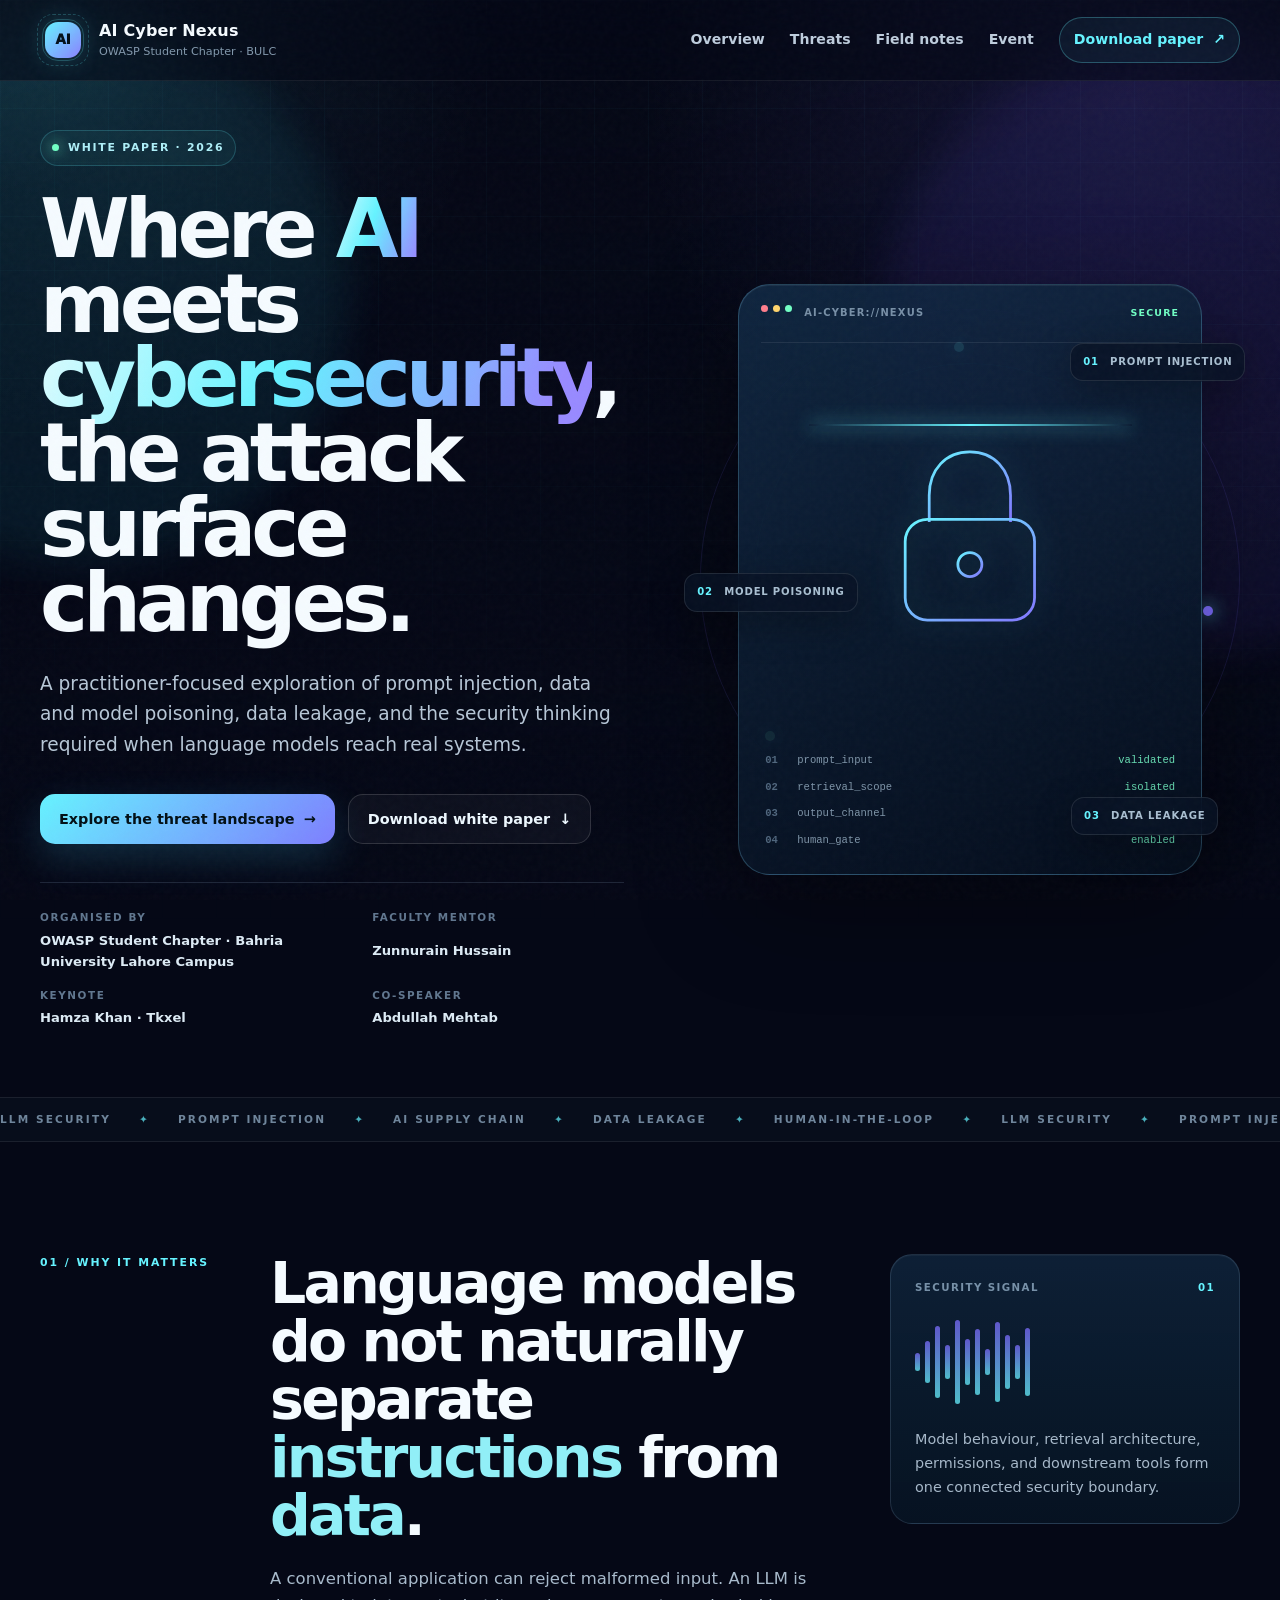
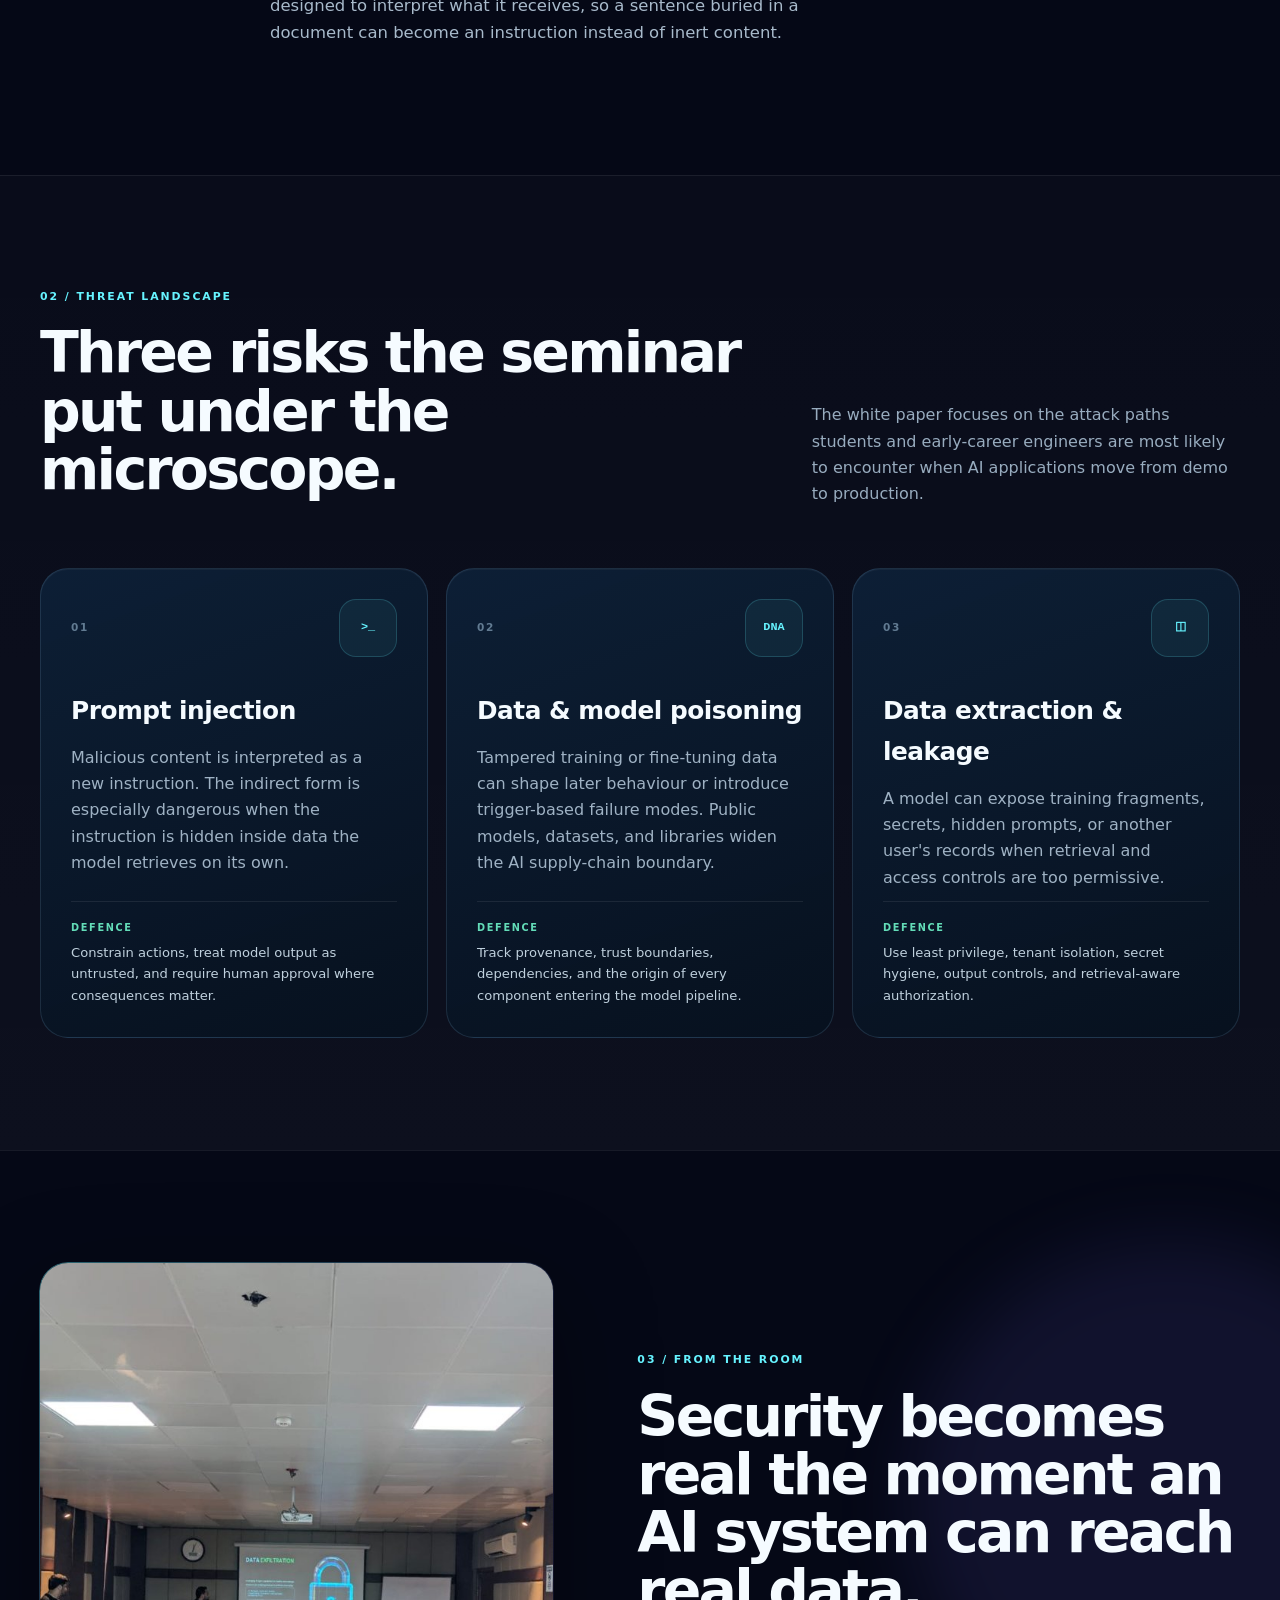
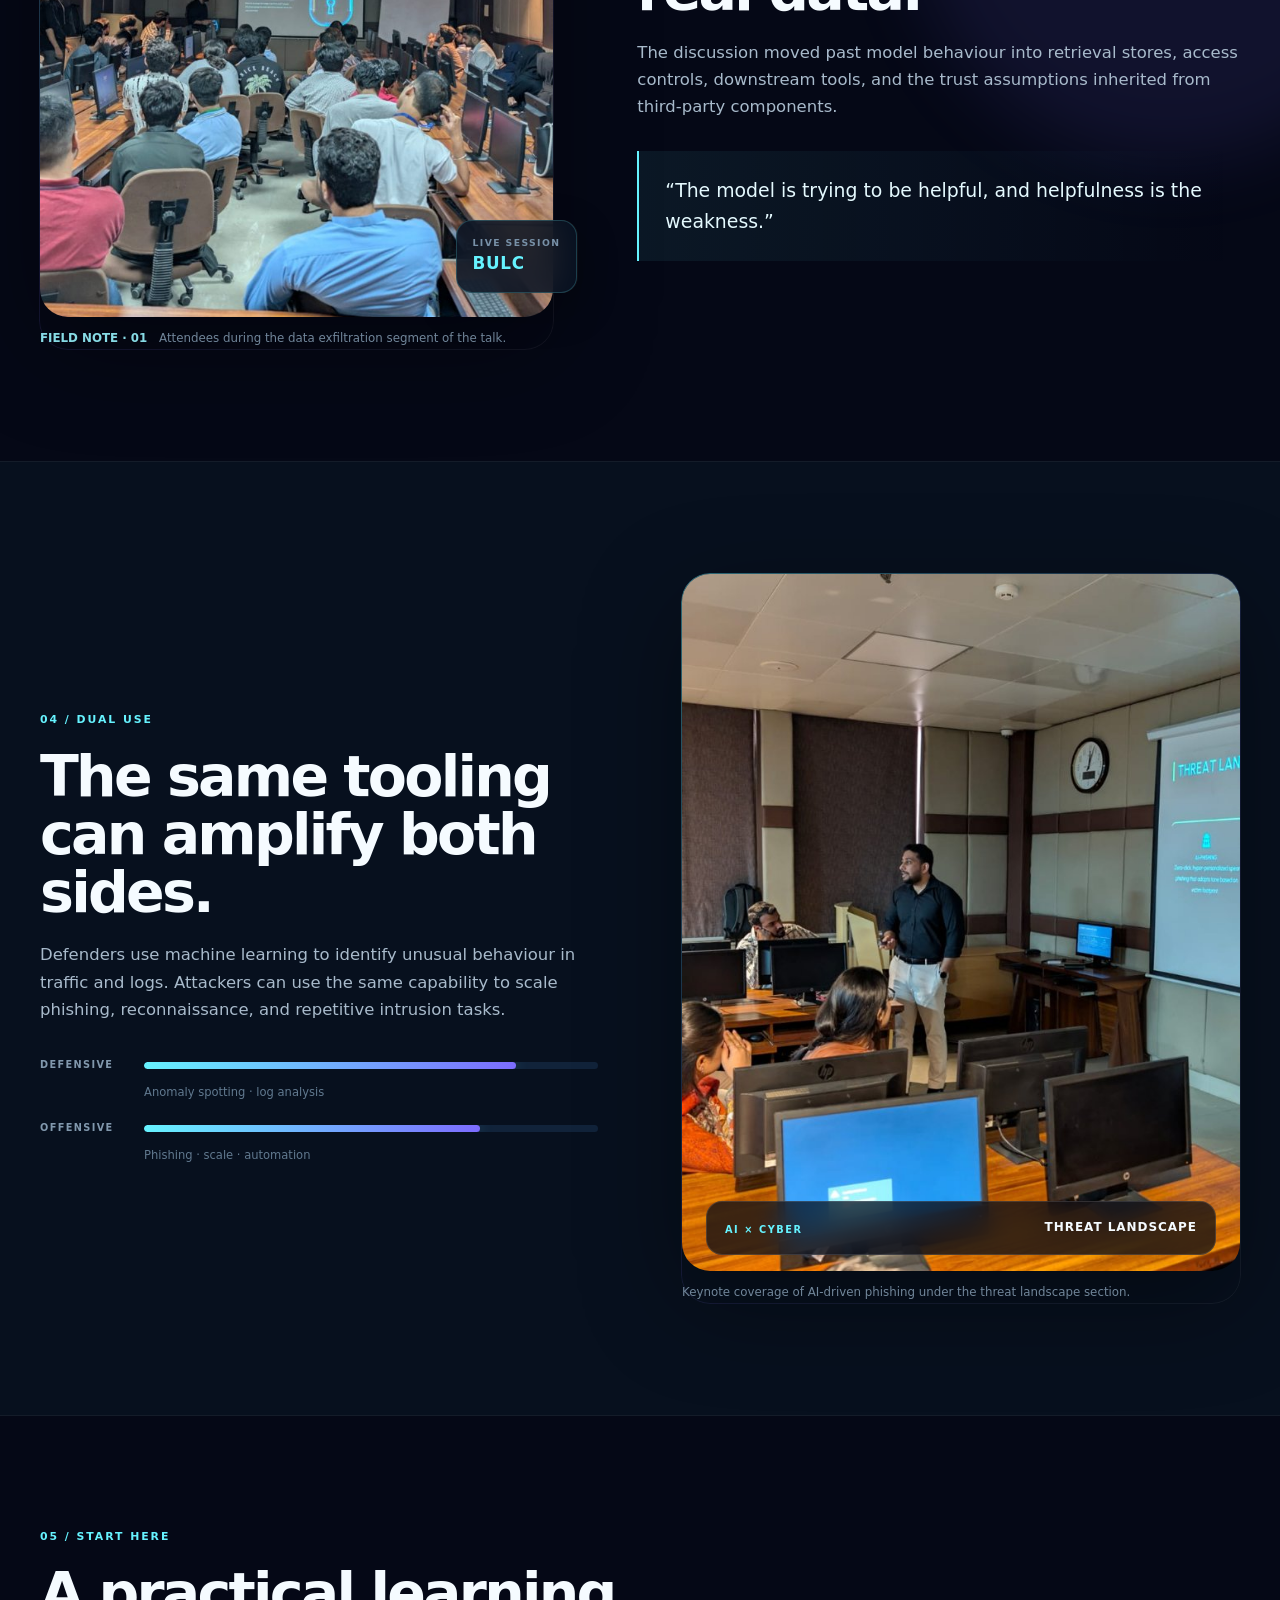
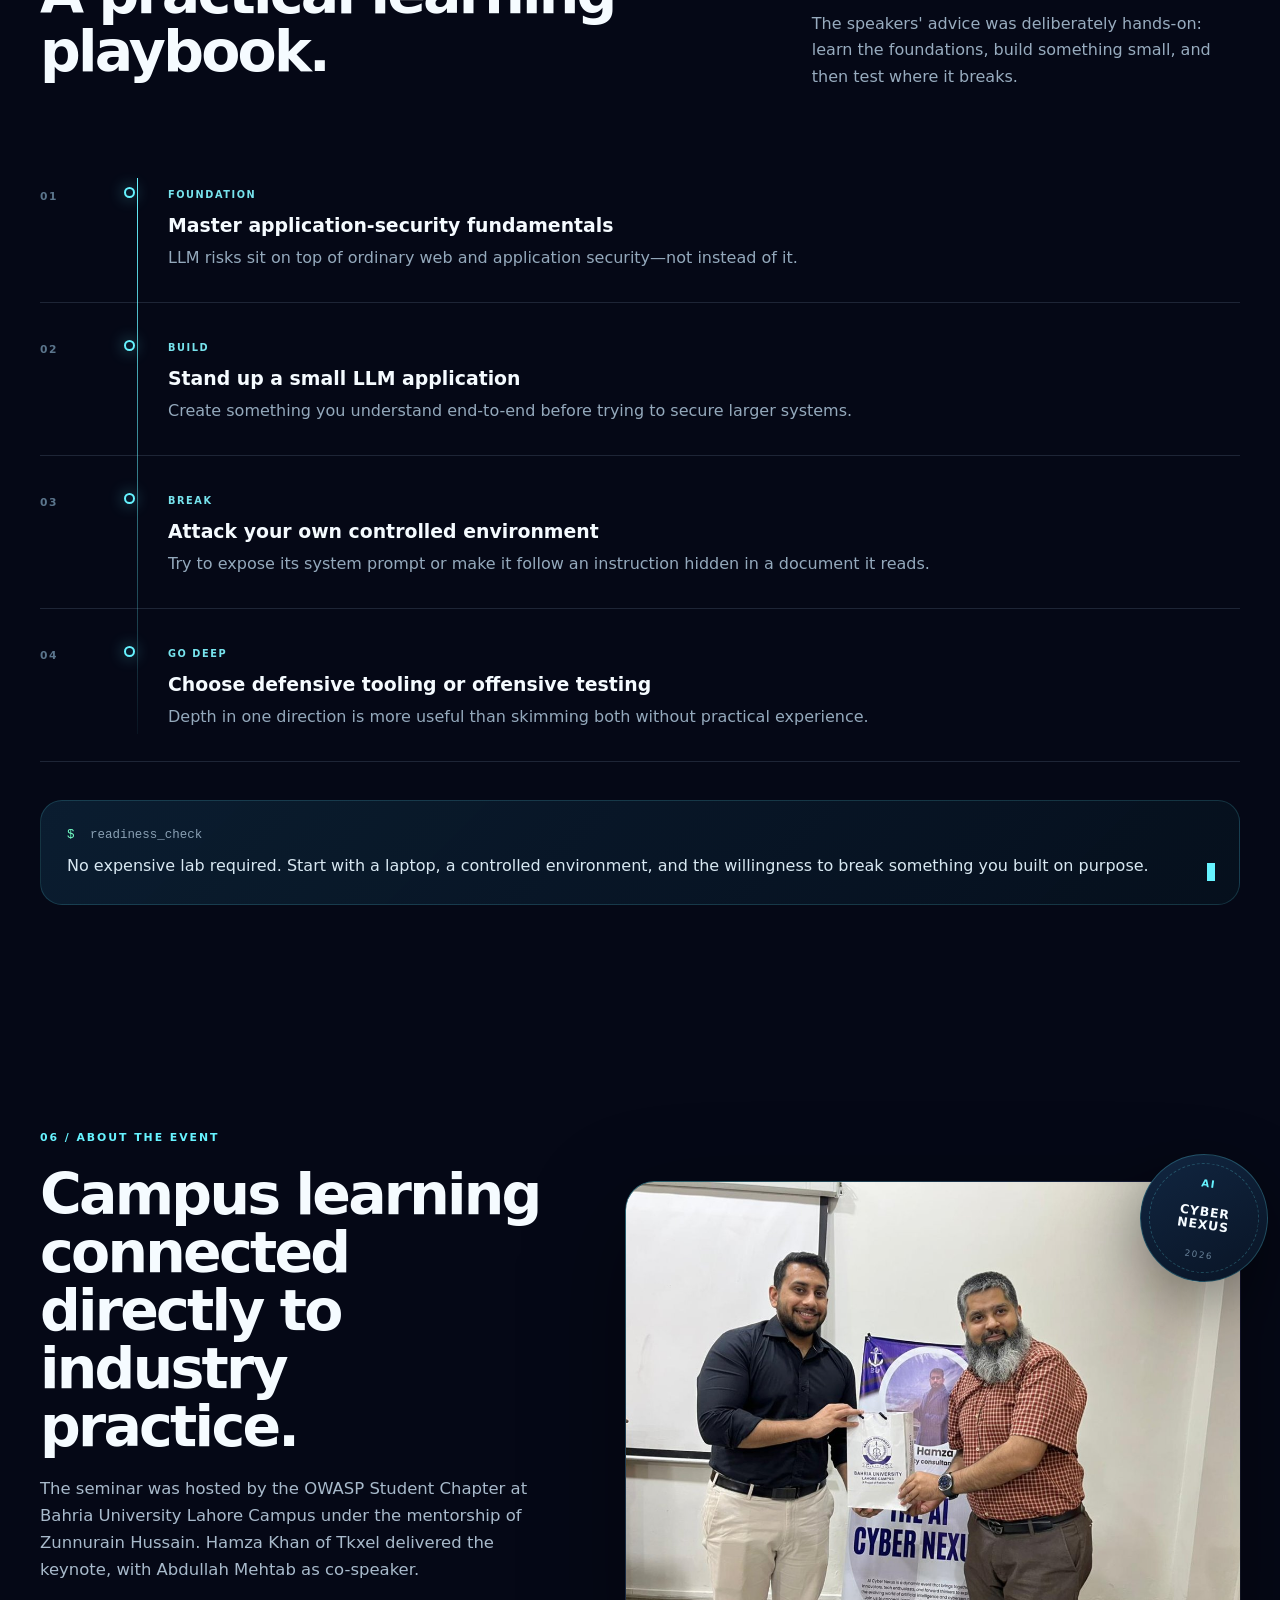
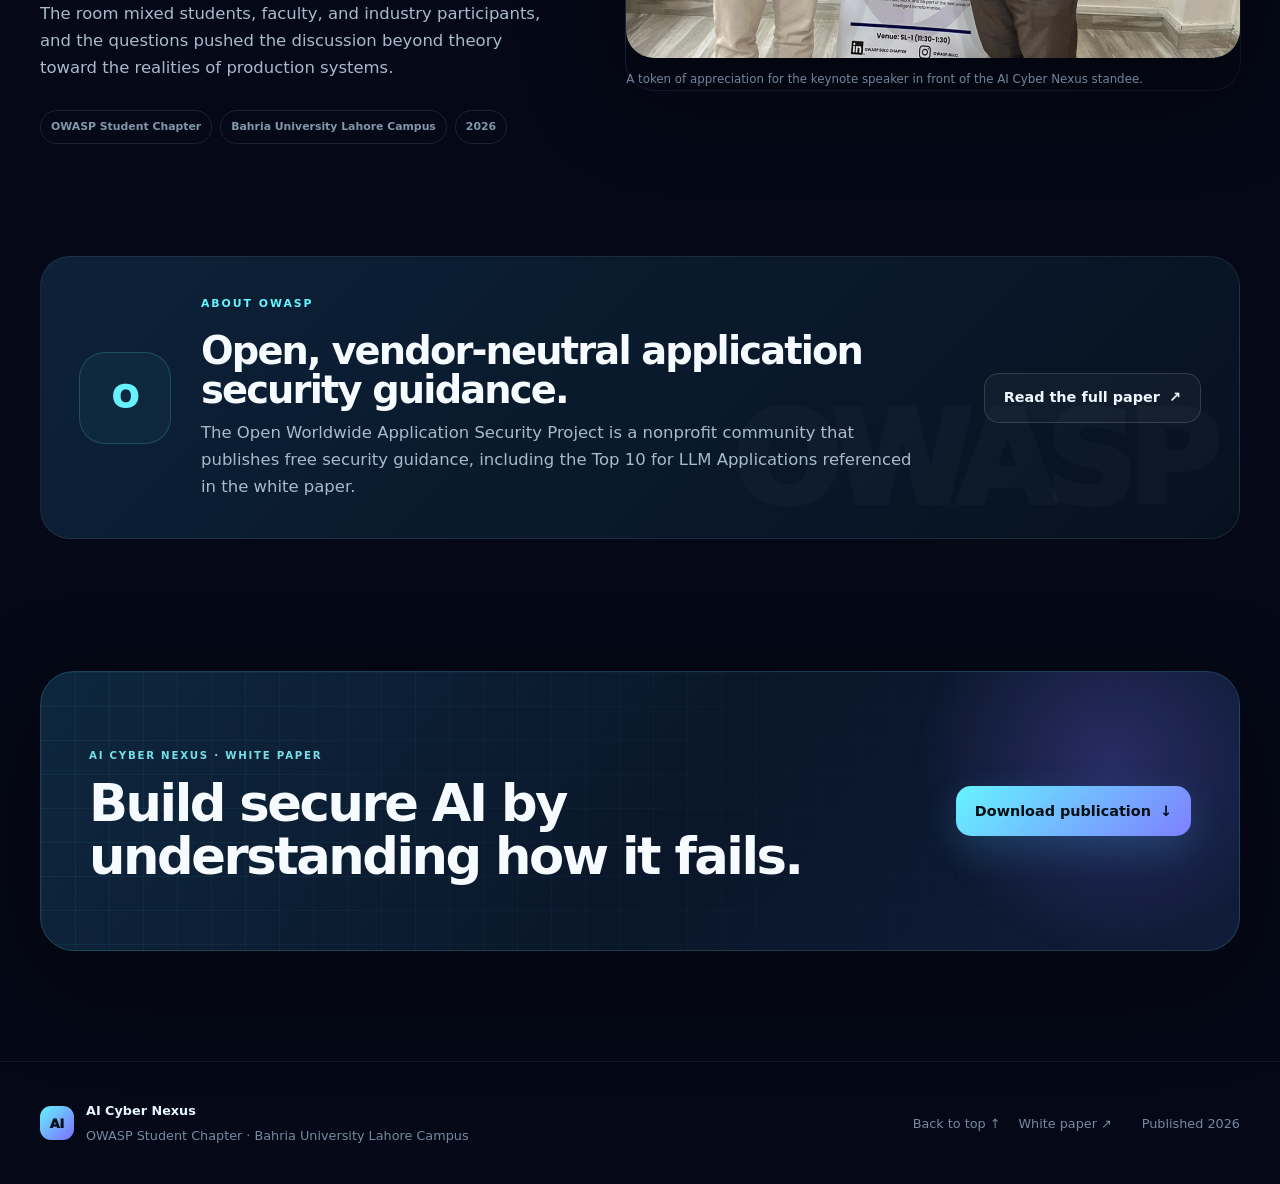
<file: index.html>
<!doctype html>
<html lang="en">
<head>
  <meta charset="utf-8" />
  <meta name="viewport" content="width=device-width, initial-scale=1" />
  <meta name="description" content="AI Cyber Nexus — a technical white paper from the OWASP Student Chapter at Bahria University Lahore Campus on security risks where AI and cybersecurity meet." />
  <meta name="theme-color" content="#050816" />
  <meta property="og:title" content="AI Cyber Nexus | OWASP Student Chapter — BULC" />
  <meta property="og:description" content="Security risks where artificial intelligence and cybersecurity meet." />
  <meta property="og:type" content="website" />
  <meta property="og:image" content="/assets/og-card.png" />
  <meta name="twitter:card" content="summary_large_image" />
  <title>AI Cyber Nexus | OWASP Student Chapter — BULC</title>
  <link rel="icon" href="/assets/favicon.svg" type="image/svg+xml" />
  <link rel="manifest" href="/site.webmanifest" />
  <link rel="stylesheet" href="/styles.css" />
</head>
<body>
  <div class="cursor-glow" aria-hidden="true"></div>
  <div class="noise" aria-hidden="true"></div>
  <a class="skip-link" href="#main">Skip to content</a>

  <header class="site-header" id="top">
    <div class="container nav-wrap">
      <a class="brand" href="#top" aria-label="AI Cyber Nexus home">
        <span class="brand-mark" aria-hidden="true">
          <span class="brand-core">AI</span>
          <span class="brand-ring ring-a"></span>
          <span class="brand-ring ring-b"></span>
        </span>
        <span class="brand-copy">
          <strong>AI Cyber Nexus</strong>
          <small>OWASP Student Chapter · BULC</small>
        </span>
      </a>

      <button class="nav-toggle" type="button" aria-expanded="false" aria-controls="primary-nav">
        <span class="sr-only">Toggle navigation</span>
        <span></span><span></span><span></span>
      </button>

      <nav class="nav" id="primary-nav" aria-label="Primary navigation">
        <a href="#overview">Overview</a>
        <a href="#risks">Threats</a>
        <a href="#field-notes">Field notes</a>
        <a href="#event">Event</a>
        <a class="nav-cta" href="/AI-Cyber-Nexus-Whitepaper.docx">Download paper <span>↗</span></a>
      </nav>
    </div>
    <div class="scroll-progress" aria-hidden="true"><span></span></div>
  </header>

  <main id="main">
    <section class="hero">
      <div class="hero-aurora aurora-a" aria-hidden="true"></div>
      <div class="hero-aurora aurora-b" aria-hidden="true"></div>
      <div class="hero-gridlines" aria-hidden="true"></div>

      <div class="container hero-layout">
        <div class="hero-copy reveal">
          <div class="live-chip"><span></span> WHITE PAPER · 2026</div>
          <h1>Where <em>AI</em> meets <em>cybersecurity</em>, the attack surface changes.</h1>
          <p class="lead">A practitioner-focused exploration of prompt injection, data and model poisoning, data leakage, and the security thinking required when language models reach real systems.</p>

          <div class="hero-actions">
            <a class="button primary magnetic" href="#risks">Explore the threat landscape <span>→</span></a>
            <a class="button ghost magnetic" href="/AI-Cyber-Nexus-Whitepaper.docx">Download white paper <span>↓</span></a>
          </div>

          <div class="publication-meta">
            <div><span>Organised by</span><strong>OWASP Student Chapter · Bahria University Lahore Campus</strong></div>
            <div><span>Faculty mentor</span><strong>Zunnurain Hussain</strong></div>
            <div><span>Keynote</span><strong>Hamza Khan · Tkxel</strong></div>
            <div><span>Co-speaker</span><strong>Abdullah Mehtab</strong></div>
          </div>
        </div>

        <div class="hero-stage reveal" aria-label="Animated AI cybersecurity visual">
          <div class="orbit-system" aria-hidden="true">
            <span class="orbit orbit-1"></span>
            <span class="orbit orbit-2"></span>
            <span class="orbit orbit-3"></span>
            <i class="node node-1"></i><i class="node node-2"></i><i class="node node-3"></i>
          </div>

          <div class="terminal-card tilt-card">
            <div class="terminal-topline">
              <div class="terminal-dots"><i></i><i></i><i></i></div>
              <span>AI-CYBER://NEXUS</span>
              <b>SECURE</b>
            </div>
            <div class="terminal-lock">
              <svg viewBox="0 0 240 240" role="img" aria-label="Cybersecurity lock symbol">
                <defs>
                  <linearGradient id="lockGradient" x1="0" y1="0" x2="1" y2="1">
                    <stop offset="0%" stop-color="#68f6ff" />
                    <stop offset="100%" stop-color="#8277ff" />
                  </linearGradient>
                </defs>
                <path d="M76 104V75c0-28 18-47 44-47s44 19 44 47v29" />
                <rect x="50" y="101" width="140" height="109" rx="24" />
                <circle cx="120" cy="150" r="13" />
                <path d="M120 163v24" />
              </svg>
              <div class="scanner"></div>
            </div>
            <div class="code-stack" aria-hidden="true">
              <span><b>01</b> prompt_input <em>validated</em></span>
              <span><b>02</b> retrieval_scope <em>isolated</em></span>
              <span><b>03</b> output_channel <em>monitored</em></span>
              <span><b>04</b> human_gate <em>enabled</em></span>
            </div>
          </div>

          <div class="floating-tag tag-1"><span>01</span> PROMPT INJECTION</div>
          <div class="floating-tag tag-2"><span>02</span> MODEL POISONING</div>
          <div class="floating-tag tag-3"><span>03</span> DATA LEAKAGE</div>
        </div>
      </div>

      <div class="hero-ticker" aria-label="Key themes">
        <div class="ticker-track">
          <span>LLM SECURITY</span><i>✦</i><span>PROMPT INJECTION</span><i>✦</i><span>AI SUPPLY CHAIN</span><i>✦</i><span>DATA LEAKAGE</span><i>✦</i><span>HUMAN-IN-THE-LOOP</span><i>✦</i>
          <span>LLM SECURITY</span><i>✦</i><span>PROMPT INJECTION</span><i>✦</i><span>AI SUPPLY CHAIN</span><i>✦</i><span>DATA LEAKAGE</span><i>✦</i><span>HUMAN-IN-THE-LOOP</span><i>✦</i>
        </div>
      </div>
    </section>

    <section class="overview section-pad" id="overview">
      <div class="container overview-grid">
        <div class="section-kicker reveal">01 / WHY IT MATTERS</div>
        <div class="overview-copy reveal">
          <h2>Language models do not naturally separate <span>instructions</span> from <span>data</span>.</h2>
          <p>A conventional application can reject malformed input. An LLM is designed to interpret what it receives, so a sentence buried in a document can become an instruction instead of inert content.</p>
        </div>
        <aside class="signal-card reveal">
          <div class="signal-top"><span>SECURITY SIGNAL</span><b>01</b></div>
          <div class="signal-wave" aria-hidden="true"><i></i><i></i><i></i><i></i><i></i><i></i><i></i><i></i><i></i><i></i><i></i><i></i></div>
          <p>Model behaviour, retrieval architecture, permissions, and downstream tools form one connected security boundary.</p>
        </aside>
      </div>
    </section>

    <section class="threats section-pad" id="risks">
      <div class="container">
        <div class="section-header reveal">
          <div>
            <div class="section-kicker">02 / THREAT LANDSCAPE</div>
            <h2>Three risks the seminar put under the microscope.</h2>
          </div>
          <p>The white paper focuses on the attack paths students and early-career engineers are most likely to encounter when AI applications move from demo to production.</p>
        </div>

        <div class="threat-grid">
          <article class="threat-card tilt-card reveal">
            <div class="threat-head"><span>01</span><div class="threat-icon">&gt;_</div></div>
            <h3>Prompt injection</h3>
            <p>Malicious content is interpreted as a new instruction. The indirect form is especially dangerous when the instruction is hidden inside data the model retrieves on its own.</p>
            <div class="defense-line"><span>DEFENCE</span><p>Constrain actions, treat model output as untrusted, and require human approval where consequences matter.</p></div>
            <div class="card-scan" aria-hidden="true"></div>
          </article>

          <article class="threat-card tilt-card reveal">
            <div class="threat-head"><span>02</span><div class="threat-icon">DNA</div></div>
            <h3>Data &amp; model poisoning</h3>
            <p>Tampered training or fine-tuning data can shape later behaviour or introduce trigger-based failure modes. Public models, datasets, and libraries widen the AI supply-chain boundary.</p>
            <div class="defense-line"><span>DEFENCE</span><p>Track provenance, trust boundaries, dependencies, and the origin of every component entering the model pipeline.</p></div>
            <div class="card-scan" aria-hidden="true"></div>
          </article>

          <article class="threat-card tilt-card reveal">
            <div class="threat-head"><span>03</span><div class="threat-icon">◫</div></div>
            <h3>Data extraction &amp; leakage</h3>
            <p>A model can expose training fragments, secrets, hidden prompts, or another user's records when retrieval and access controls are too permissive.</p>
            <div class="defense-line"><span>DEFENCE</span><p>Use least privilege, tenant isolation, secret hygiene, output controls, and retrieval-aware authorization.</p></div>
            <div class="card-scan" aria-hidden="true"></div>
          </article>
        </div>
      </div>
    </section>

    <section class="field-notes section-pad" id="field-notes">
      <div class="container field-grid">
        <div class="photo-shell reveal">
          <figure class="photo-frame">
            <img src="/assets/data-exfiltration.jpg" alt="Attendees during the AI Cyber Nexus data exfiltration segment" loading="lazy" />
            <figcaption><span>FIELD NOTE · 01</span> Attendees during the data exfiltration segment of the talk.</figcaption>
          </figure>
          <div class="photo-badge">LIVE SESSION<br><strong>BULC</strong></div>
        </div>

        <div class="field-copy reveal">
          <div class="section-kicker">03 / FROM THE ROOM</div>
          <h2>Security becomes real the moment an AI system can reach real data.</h2>
          <p>The discussion moved past model behaviour into retrieval stores, access controls, downstream tools, and the trust assumptions inherited from third-party components.</p>
          <blockquote>“The model is trying to be helpful, and helpfulness is the weakness.”</blockquote>
        </div>
      </div>
    </section>

    <section class="dual-use section-pad">
      <div class="container dual-layout">
        <div class="dual-copy reveal">
          <div class="section-kicker">04 / DUAL USE</div>
          <h2>The same tooling can amplify both sides.</h2>
          <p>Defenders use machine learning to identify unusual behaviour in traffic and logs. Attackers can use the same capability to scale phishing, reconnaissance, and repetitive intrusion tasks.</p>
          <div class="dual-bars">
            <div><span>DEFENSIVE</span><i><b style="--w:82%"></b></i><small>Anomaly spotting · log analysis</small></div>
            <div><span>OFFENSIVE</span><i><b style="--w:74%"></b></i><small>Phishing · scale · automation</small></div>
          </div>
        </div>

        <figure class="feature-photo reveal">
          <img src="/assets/keynote-threat-landscape.jpg" alt="Keynote speaker presenting the AI-driven phishing threat landscape" loading="lazy" />
          <figcaption>Keynote coverage of AI-driven phishing under the threat landscape section.</figcaption>
          <div class="photo-overlay"><span>AI × CYBER</span><b>THREAT LANDSCAPE</b></div>
        </figure>
      </div>
    </section>

    <section class="playbook section-pad">
      <div class="container">
        <div class="section-header reveal">
          <div>
            <div class="section-kicker">05 / START HERE</div>
            <h2>A practical learning playbook.</h2>
          </div>
          <p>The speakers' advice was deliberately hands-on: learn the foundations, build something small, and then test where it breaks.</p>
        </div>

        <div class="timeline">
          <article class="timeline-item reveal">
            <div class="timeline-index">01</div><div class="timeline-dot"></div>
            <div><span>FOUNDATION</span><h3>Master application-security fundamentals</h3><p>LLM risks sit on top of ordinary web and application security—not instead of it.</p></div>
          </article>
          <article class="timeline-item reveal">
            <div class="timeline-index">02</div><div class="timeline-dot"></div>
            <div><span>BUILD</span><h3>Stand up a small LLM application</h3><p>Create something you understand end-to-end before trying to secure larger systems.</p></div>
          </article>
          <article class="timeline-item reveal">
            <div class="timeline-index">03</div><div class="timeline-dot"></div>
            <div><span>BREAK</span><h3>Attack your own controlled environment</h3><p>Try to expose its system prompt or make it follow an instruction hidden in a document it reads.</p></div>
          </article>
          <article class="timeline-item reveal">
            <div class="timeline-index">04</div><div class="timeline-dot"></div>
            <div><span>GO DEEP</span><h3>Choose defensive tooling or offensive testing</h3><p>Depth in one direction is more useful than skimming both without practical experience.</p></div>
          </article>
        </div>

        <div class="terminal-callout reveal">
          <div class="prompt"><span>$</span> readiness_check</div>
          <p>No expensive lab required. Start with a laptop, a controlled environment, and the willingness to break something you built on purpose.</p>
          <div class="terminal-caret" aria-hidden="true"></div>
        </div>
      </div>
    </section>

    <section class="event section-pad" id="event">
      <div class="container event-grid">
        <div class="event-copy reveal">
          <div class="section-kicker">06 / ABOUT THE EVENT</div>
          <h2>Campus learning connected directly to industry practice.</h2>
          <p>The seminar was hosted by the OWASP Student Chapter at Bahria University Lahore Campus under the mentorship of Zunnurain Hussain. Hamza Khan of Tkxel delivered the keynote, with Abdullah Mehtab as co-speaker.</p>
          <p>The room mixed students, faculty, and industry participants, and the questions pushed the discussion beyond theory toward the realities of production systems.</p>
          <div class="pill-row"><span>OWASP Student Chapter</span><span>Bahria University Lahore Campus</span><span>2026</span></div>
        </div>

        <div class="event-visual reveal">
          <figure class="feature-photo wide-photo">
            <img src="/assets/keynote-appreciation.jpg" alt="Token of appreciation presented to the keynote speaker at AI Cyber Nexus" loading="lazy" />
            <figcaption>A token of appreciation for the keynote speaker in front of the AI Cyber Nexus standee.</figcaption>
          </figure>
          <div class="event-stamp" aria-hidden="true"><span>AI</span><b>CYBER<br>NEXUS</b><small>2026</small></div>
        </div>
      </div>
    </section>

    <section class="owasp section-pad">
      <div class="container owasp-panel reveal">
        <div class="owasp-watermark" aria-hidden="true">OWASP</div>
        <div class="owasp-icon">O</div>
        <div>
          <div class="section-kicker">ABOUT OWASP</div>
          <h2>Open, vendor-neutral application security guidance.</h2>
          <p>The Open Worldwide Application Security Project is a nonprofit community that publishes free security guidance, including the Top 10 for LLM Applications referenced in the white paper.</p>
        </div>
        <a class="button ghost" href="/AI-Cyber-Nexus-Whitepaper.docx">Read the full paper <span>↗</span></a>
      </div>
    </section>

    <section class="final-cta">
      <div class="container final-card reveal">
        <div class="final-orb" aria-hidden="true"></div>
        <div>
          <span>AI CYBER NEXUS · WHITE PAPER</span>
          <h2>Build secure AI by understanding how it fails.</h2>
        </div>
        <a class="button primary magnetic" href="/AI-Cyber-Nexus-Whitepaper.docx">Download publication <span>↓</span></a>
      </div>
    </section>
  </main>

  <footer class="site-footer">
    <div class="container footer-grid">
      <div class="footer-brand"><span class="brand-mini">AI</span><div><strong>AI Cyber Nexus</strong><p>OWASP Student Chapter · Bahria University Lahore Campus</p></div></div>
      <div class="footer-links"><a href="#top">Back to top ↑</a><a href="/AI-Cyber-Nexus-Whitepaper.docx">White paper ↗</a></div>
      <div class="copyright">Published 2026</div>
    </div>
  </footer>

  <script src="/script.js" defer></script>
</body>
</html>
</file>
<file: styles.css>
:root{
  --bg:#050816; --bg-2:#081120; --panel:#0b1527; --panel-2:#0d1d33;
  --ink:#f5fbff; --muted:#9fb0c5; --line:rgba(182,217,255,.14);
  --cyan:#66f3ff; --cyan-2:#2bd9ef; --violet:#7c6cff; --green:#72ffc5;
  --shadow:0 30px 100px rgba(0,0,0,.38); --radius:28px; --container:1200px;
}
*{box-sizing:border-box}
html{scroll-behavior:smooth}
body{margin:0;background:var(--bg);color:var(--ink);font-family:Inter,ui-sans-serif,system-ui,-apple-system,BlinkMacSystemFont,"Segoe UI",sans-serif;line-height:1.65;overflow-x:hidden}
body:before{content:"";position:fixed;inset:0;pointer-events:none;background:radial-gradient(circle at 8% 6%,rgba(102,243,255,.08),transparent 24rem),radial-gradient(circle at 88% 12%,rgba(124,108,255,.12),transparent 30rem),linear-gradient(180deg,transparent 0%,rgba(5,8,22,.78) 100%);z-index:-4}
.noise{position:fixed;inset:0;z-index:99;pointer-events:none;opacity:.035;background-image:url("data:image/svg+xml,%3Csvg viewBox='0 0 180 180' xmlns='http://www.w3.org/2000/svg'%3E%3Cfilter id='n'%3E%3CfeTurbulence type='fractalNoise' baseFrequency='.9' numOctaves='3' stitchTiles='stitch'/%3E%3C/filter%3E%3Crect width='100%25' height='100%25' filter='url(%23n)' opacity='.75'/%3E%3C/svg%3E")}
.cursor-glow{position:fixed;width:420px;height:420px;border-radius:50%;pointer-events:none;z-index:-2;background:radial-gradient(circle,rgba(102,243,255,.08),transparent 68%);transform:translate(-50%,-50%);transition:opacity .3s ease}
img{display:block;max-width:100%} a{color:inherit} button,a{-webkit-tap-highlight-color:transparent}.container{width:min(var(--container),calc(100% - 44px));margin-inline:auto}.section-pad{padding:112px 0}
.skip-link{position:fixed;left:16px;top:16px;z-index:999;transform:translateY(-180%);background:white;color:#050816;padding:10px 14px;border-radius:12px;font-weight:800}.skip-link:focus{transform:translateY(0)}
.site-header{position:fixed;top:0;left:0;right:0;z-index:60;background:rgba(5,8,22,.58);border-bottom:1px solid rgba(255,255,255,.07);backdrop-filter:blur(20px);-webkit-backdrop-filter:blur(20px);transition:background .25s ease,box-shadow .25s ease}.site-header.scrolled{background:rgba(5,8,22,.9);box-shadow:0 14px 40px rgba(0,0,0,.25)}
.nav-wrap{height:80px;display:flex;align-items:center;justify-content:space-between;gap:24px}.brand{display:flex;align-items:center;gap:13px;text-decoration:none}.brand-mark{width:46px;height:46px;position:relative;display:grid;place-items:center}.brand-core{width:36px;height:36px;border-radius:13px;display:grid;place-items:center;background:linear-gradient(135deg,var(--cyan),#8b82ff);color:#04111b;font-weight:1000;font-size:.83rem;box-shadow:0 0 28px rgba(102,243,255,.24)}.brand-ring{position:absolute;inset:2px;border:1px solid rgba(102,243,255,.22);border-radius:16px;animation:spin 9s linear infinite}.ring-b{inset:-3px;border-style:dashed;animation-direction:reverse;animation-duration:14s}@keyframes spin{to{transform:rotate(360deg)}}.brand-copy{display:grid;line-height:1.1}.brand-copy strong{font-size:1rem;letter-spacing:.01em}.brand-copy small{font-size:.7rem;color:#8399ad;margin-top:6px}.nav{display:flex;align-items:center;gap:25px}.nav a{text-decoration:none;color:#becddd;font-size:.88rem;font-weight:720;transition:.2s ease}.nav a:hover{color:white}.nav-cta{border:1px solid rgba(102,243,255,.28);background:rgba(102,243,255,.055);padding:10px 14px;border-radius:999px;color:var(--cyan)!important}.nav-cta span{margin-left:5px}.nav-toggle{display:none;background:none;border:0;width:44px;height:44px;padding:8px;cursor:pointer}.nav-toggle span:not(.sr-only){display:block;height:2px;background:#fff;border-radius:2px;margin:6px 0}.sr-only{position:absolute;width:1px;height:1px;padding:0;margin:-1px;overflow:hidden;clip:rect(0,0,0,0);white-space:nowrap;border:0}.scroll-progress{position:absolute;left:0;right:0;bottom:-1px;height:1px}.scroll-progress span{display:block;width:0;height:100%;background:linear-gradient(90deg,var(--cyan),var(--violet));box-shadow:0 0 12px var(--cyan)}
.hero{position:relative;min-height:100vh;padding:130px 0 0;overflow:hidden;display:flex;flex-direction:column;justify-content:center}.hero-gridlines{position:absolute;inset:0;z-index:-2;background-image:linear-gradient(rgba(102,243,255,.045) 1px,transparent 1px),linear-gradient(90deg,rgba(102,243,255,.045) 1px,transparent 1px);background-size:54px 54px;mask-image:linear-gradient(to bottom,rgba(0,0,0,.7),transparent 86%)}.hero-aurora{position:absolute;border-radius:50%;filter:blur(22px);opacity:.62;z-index:-1;animation:float 9s ease-in-out infinite}.aurora-a{width:540px;height:540px;background:rgba(38,214,239,.13);top:2%;left:-15%}.aurora-b{width:620px;height:620px;background:rgba(117,80,255,.15);right:-17%;top:3%;animation-delay:-4s}@keyframes float{50%{transform:translate3d(0,28px,0) scale(1.05)}}.hero-layout{display:grid;grid-template-columns:1.04fr .96fr;align-items:center;gap:76px;flex:1;padding-bottom:68px}.live-chip{display:inline-flex;align-items:center;gap:9px;padding:8px 11px;border:1px solid rgba(102,243,255,.2);border-radius:999px;background:rgba(102,243,255,.045);color:#aeeff8;letter-spacing:.16em;font-size:.68rem;font-weight:900;margin-bottom:26px}.live-chip span{width:7px;height:7px;border-radius:50%;background:var(--green);box-shadow:0 0 14px var(--green);animation:pulse 1.8s ease-in-out infinite}@keyframes pulse{50%{opacity:.38;transform:scale(.78)}}h1,h2,h3,p{margin-top:0}.hero h1{font-size:clamp(3.3rem,6.35vw,6.65rem);line-height:.92;letter-spacing:-.062em;margin-bottom:28px;max-width:830px}.hero h1 em{font-style:normal;color:transparent;background:linear-gradient(110deg,#dffcff 0%,var(--cyan) 43%,#988aff 92%);background-clip:text;-webkit-background-clip:text}.lead{font-size:clamp(1.05rem,1.45vw,1.25rem);color:#b7c7d7;max-width:760px}.hero-actions{display:flex;gap:13px;flex-wrap:wrap;margin:34px 0 38px}.button{min-height:50px;padding:0 19px;border-radius:15px;display:inline-flex;align-items:center;justify-content:center;gap:9px;text-decoration:none;font-size:.9rem;font-weight:850;transition:transform .2s ease,box-shadow .2s ease,border-color .2s ease,background .2s ease}.button:hover{transform:translateY(-2px)}.button.primary{color:#021016;background:linear-gradient(135deg,var(--cyan),#7e7fff);box-shadow:0 14px 38px rgba(68,202,255,.18)}.button.ghost{border:1px solid rgba(255,255,255,.14);background:rgba(255,255,255,.035);color:#edf8ff}.button.ghost:hover{border-color:rgba(102,243,255,.32);background:rgba(102,243,255,.05)}.publication-meta{display:grid;grid-template-columns:1.1fr .9fr;gap:14px 24px;border-top:1px solid var(--line);padding-top:26px}.publication-meta div{display:grid;gap:3px}.publication-meta span{font-size:.65rem;text-transform:uppercase;letter-spacing:.15em;color:#61778f;font-weight:900}.publication-meta strong{font-size:.82rem;color:#dceaf4;font-weight:700}
.hero-stage{min-height:640px;position:relative;display:grid;place-items:center;perspective:1200px}.terminal-card{width:min(465px,86%);aspect-ratio:4/5.1;border-radius:32px;position:relative;overflow:hidden;background:linear-gradient(160deg,rgba(17,41,68,.88),rgba(5,14,29,.96));border:1px solid rgba(130,218,255,.24);box-shadow:var(--shadow),inset 0 1px rgba(255,255,255,.06);transform-style:preserve-3d;transition:transform .12s ease-out}.terminal-card:before{content:"";position:absolute;inset:0;background:linear-gradient(120deg,transparent 0%,rgba(102,243,255,.06) 42%,transparent 58%);transform:translateX(-100%);animation:sheen 6s ease-in-out infinite}@keyframes sheen{0%,62%{transform:translateX(-110%)}85%,100%{transform:translateX(110%)}}.terminal-topline{position:absolute;left:22px;right:22px;top:20px;height:38px;border-bottom:1px solid rgba(255,255,255,.08);display:grid;grid-template-columns:auto 1fr auto;align-items:start;gap:12px;color:#7890a7;font-size:.62rem;letter-spacing:.12em;font-weight:900}.terminal-dots{display:flex;gap:5px}.terminal-dots i{width:7px;height:7px;border-radius:50%;background:#436078}.terminal-dots i:first-child{background:#ff7e8d}.terminal-dots i:nth-child(2){background:#ffd56d}.terminal-dots i:nth-child(3){background:#72ffc5}.terminal-topline b{color:var(--green);font-size:.59rem}.terminal-lock{position:absolute;inset:64px 0 148px;display:grid;place-items:center}.terminal-lock svg{width:48%;fill:none;stroke:url(#lockGradient);stroke-width:3;filter:drop-shadow(0 0 16px rgba(102,243,255,.32))}.scanner{position:absolute;width:70%;height:2px;background:linear-gradient(90deg,transparent,var(--cyan),transparent);box-shadow:0 0 18px var(--cyan);top:20%;animation:scan 4.5s ease-in-out infinite}@keyframes scan{0%,100%{top:18%;opacity:.25}50%{top:78%;opacity:1}}.code-stack{position:absolute;left:26px;right:26px;bottom:25px;display:grid;gap:9px}.code-stack span{font-family:ui-monospace,SFMono-Regular,Menlo,monospace;font-size:.66rem;color:#7f95a9;display:grid;grid-template-columns:24px 1fr auto;gap:8px}.code-stack b{color:#50677e}.code-stack em{font-style:normal;color:#67dcb3}.orbit-system{position:absolute;width:540px;height:540px;border-radius:50%}.orbit{position:absolute;inset:10%;border:1px solid rgba(102,243,255,.12);border-radius:50%;animation:orbit 20s linear infinite}.orbit-2{inset:0;border-color:rgba(124,108,255,.13);animation-duration:28s;animation-direction:reverse}.orbit-3{inset:23%;border-style:dashed;animation-duration:16s}@keyframes orbit{to{transform:rotate(360deg)}}.node{position:absolute;width:10px;height:10px;border-radius:50%;background:var(--cyan);box-shadow:0 0 18px var(--cyan)}.node-1{top:6%;left:47%}.node-2{right:5%;top:55%;background:var(--violet)}.node-3{left:12%;bottom:20%;background:var(--green)}.floating-tag{position:absolute;z-index:3;padding:10px 12px;border-radius:13px;border:1px solid rgba(255,255,255,.1);background:rgba(8,19,36,.78);backdrop-filter:blur(14px);font-size:.63rem;letter-spacing:.08em;font-weight:850;color:#a9bfd1;box-shadow:0 12px 38px rgba(0,0,0,.28);animation:tagfloat 6s ease-in-out infinite}.floating-tag span{color:var(--cyan);margin-right:7px}.tag-1{top:13%;right:-1%}.tag-2{left:-3%;top:49%;animation-delay:-2s}.tag-3{right:4%;bottom:10%;animation-delay:-4s}@keyframes tagfloat{50%{transform:translateY(-10px)}}.hero-ticker{border-top:1px solid rgba(255,255,255,.08);border-bottom:1px solid rgba(255,255,255,.08);overflow:hidden;background:rgba(8,16,30,.78)}.ticker-track{width:max-content;display:flex;align-items:center;gap:28px;padding:13px 0;animation:ticker 34s linear infinite;color:#6f859b;font-size:.66rem;letter-spacing:.2em;font-weight:900}.ticker-track i{font-style:normal;color:var(--cyan);opacity:.7}@keyframes ticker{to{transform:translateX(-50%)}}
.section-kicker{color:var(--cyan);font-size:.68rem;letter-spacing:.18em;font-weight:900;text-transform:uppercase;margin-bottom:18px}.overview-grid{display:grid;grid-template-columns:.36fr 1.14fr .7fr;gap:50px;align-items:start}.overview-copy h2,.section-header h2,.field-copy h2,.dual-copy h2,.event-copy h2,.owasp-panel h2,.final-card h2{font-size:clamp(2.2rem,4.45vw,4.65rem);line-height:1.02;letter-spacing:-.048em;margin-bottom:20px}.overview-copy h2 span{color:#91eff7}.overview-copy p,.field-copy p,.dual-copy p,.event-copy p,.owasp-panel p{color:#a8bacb;font-size:1.03rem}.signal-card{padding:24px;border-radius:22px;background:linear-gradient(180deg,rgba(16,40,64,.76),rgba(7,20,35,.9));border:1px solid var(--line);box-shadow:inset 0 1px rgba(255,255,255,.04)}.signal-top{display:flex;justify-content:space-between;color:#7891a8;font-size:.64rem;font-weight:900;letter-spacing:.14em}.signal-top b{color:var(--cyan)}.signal-wave{height:96px;display:flex;align-items:center;gap:5px;margin:18px 0}.signal-wave i{width:5px;border-radius:4px;background:linear-gradient(to top,var(--cyan),var(--violet));opacity:.75;animation:wave 1.4s ease-in-out infinite}.signal-wave i:nth-child(1){height:18%}.signal-wave i:nth-child(2){height:44%;animation-delay:-.2s}.signal-wave i:nth-child(3){height:74%;animation-delay:-.4s}.signal-wave i:nth-child(4){height:36%;animation-delay:-.55s}.signal-wave i:nth-child(5){height:88%;animation-delay:-.1s}.signal-wave i:nth-child(6){height:48%;animation-delay:-.7s}.signal-wave i:nth-child(7){height:69%;animation-delay:-.3s}.signal-wave i:nth-child(8){height:28%;animation-delay:-.62s}.signal-wave i:nth-child(9){height:84%;animation-delay:-.15s}.signal-wave i:nth-child(10){height:57%;animation-delay:-.45s}.signal-wave i:nth-child(11){height:35%;animation-delay:-.68s}.signal-wave i:nth-child(12){height:71%;animation-delay:-.26s}@keyframes wave{50%{transform:scaleY(.45);opacity:.35}}.signal-card p{color:#a6b8c9;font-size:.9rem;margin:0}
.threats{background:linear-gradient(180deg,rgba(255,255,255,.018),rgba(255,255,255,.034));border-block:1px solid rgba(255,255,255,.055)}.section-header{display:grid;grid-template-columns:1.18fr .72fr;gap:70px;align-items:end;margin-bottom:50px}.section-header p{color:#98acbf;margin-bottom:10px}.threat-grid{display:grid;grid-template-columns:repeat(3,1fr);gap:18px}.threat-card{min-height:470px;position:relative;overflow:hidden;padding:30px;border-radius:28px;background:linear-gradient(160deg,rgba(14,34,57,.9),rgba(7,17,31,.98));border:1px solid rgba(159,213,255,.14);box-shadow:inset 0 1px rgba(255,255,255,.04);transition:border-color .25s ease,box-shadow .25s ease,transform .12s ease-out;transform-style:preserve-3d}.threat-card:hover{border-color:rgba(102,243,255,.34);box-shadow:0 20px 70px rgba(0,0,0,.28),inset 0 1px rgba(255,255,255,.05)}.threat-head{display:flex;align-items:center;justify-content:space-between;margin-bottom:34px}.threat-head>span{font-size:.66rem;letter-spacing:.16em;font-weight:900;color:#627b92}.threat-icon{height:58px;min-width:58px;padding:0 12px;border-radius:17px;display:grid;place-items:center;background:rgba(102,243,255,.06);border:1px solid rgba(102,243,255,.18);color:var(--cyan);font-family:ui-monospace,SFMono-Regular,Menlo,monospace;font-size:.74rem;font-weight:900}.threat-card h3{font-size:1.55rem;letter-spacing:-.02em;margin-bottom:13px}.threat-card>p{color:#9fb2c4}.defense-line{position:absolute;left:30px;right:30px;bottom:30px;padding-top:18px;border-top:1px solid rgba(255,255,255,.08)}.defense-line span{display:block;color:#63dcb8;font-size:.61rem;letter-spacing:.17em;font-weight:900;margin-bottom:6px}.defense-line p{font-size:.82rem;color:#bfd0dd;margin:0}.card-scan{position:absolute;inset:-30% auto -30% -50%;width:30%;background:linear-gradient(90deg,transparent,rgba(102,243,255,.045),transparent);transform:skewX(-16deg);transition:left .7s ease}.threat-card:hover .card-scan{left:120%}
.field-notes{position:relative;overflow:hidden}.field-notes:before{content:"";position:absolute;width:520px;height:520px;right:-150px;top:90px;border-radius:50%;background:rgba(124,108,255,.1);filter:blur(36px);z-index:-1}.field-grid,.dual-layout,.event-grid{display:grid;grid-template-columns:.92fr 1.08fr;gap:84px;align-items:center}.photo-shell{position:relative}.photo-frame{margin:0;position:relative}.photo-frame:before,.feature-photo:before{content:"";position:absolute;inset:-1px;border-radius:29px;padding:1px;background:linear-gradient(135deg,rgba(102,243,255,.4),rgba(124,108,255,.12),rgba(255,255,255,.05));-webkit-mask:linear-gradient(#000 0 0) content-box,linear-gradient(#000 0 0);-webkit-mask-composite:xor;mask-composite:exclude;pointer-events:none}.photo-frame img,.feature-photo img{width:100%;border-radius:28px;box-shadow:var(--shadow);object-fit:cover}.photo-frame img{aspect-ratio:4/5.1}.photo-frame figcaption,.feature-photo figcaption{font-size:.74rem;color:#71869a;margin-top:12px}.photo-frame figcaption span{color:#87dbe5;font-weight:800;margin-right:8px}.photo-badge{position:absolute;right:-24px;bottom:56px;padding:14px 16px;border-radius:16px;background:rgba(7,18,34,.86);border:1px solid rgba(102,243,255,.2);backdrop-filter:blur(18px);font-size:.58rem;letter-spacing:.15em;color:#7891a8;font-weight:900;box-shadow:0 14px 40px rgba(0,0,0,.3)}.photo-badge strong{font-size:1.05rem;color:var(--cyan);letter-spacing:.04em}.field-copy blockquote{margin:30px 0 0;padding:24px 26px;border-left:2px solid var(--cyan);background:linear-gradient(90deg,rgba(102,243,255,.07),transparent);border-radius:0 18px 18px 0;color:#e5faff;font-size:1.18rem}
.dual-use{background:#07101e;border-block:1px solid rgba(255,255,255,.05)}.dual-layout{grid-template-columns:1fr 1fr}.dual-bars{display:grid;gap:18px;margin-top:34px}.dual-bars>div{display:grid;grid-template-columns:90px 1fr;gap:10px 14px;align-items:center}.dual-bars span{font-size:.61rem;letter-spacing:.14em;color:#8198ad;font-weight:900}.dual-bars i{height:7px;border-radius:999px;background:#11233a;overflow:hidden}.dual-bars b{display:block;height:100%;width:var(--w);border-radius:inherit;background:linear-gradient(90deg,var(--cyan),var(--violet));box-shadow:0 0 16px rgba(102,243,255,.24)}.dual-bars small{grid-column:2;color:#61798f;font-size:.72rem}.feature-photo{margin:0;position:relative}.feature-photo img{aspect-ratio:4/5;object-position:center}.photo-overlay{position:absolute;left:24px;right:24px;bottom:48px;padding:16px 18px;border-radius:16px;background:rgba(5,11,24,.72);border:1px solid rgba(255,255,255,.12);backdrop-filter:blur(14px);display:flex;justify-content:space-between;align-items:end}.photo-overlay span{font-size:.61rem;letter-spacing:.16em;color:var(--cyan);font-weight:900}.photo-overlay b{font-size:.75rem;letter-spacing:.08em}
.timeline{margin-top:16px;position:relative}.timeline:before{content:"";position:absolute;left:97px;top:28px;bottom:28px;width:1px;background:linear-gradient(to bottom,var(--cyan),rgba(102,243,255,.05))}.timeline-item{display:grid;grid-template-columns:66px 26px 1fr;gap:18px;padding:30px 0;border-bottom:1px solid var(--line)}.timeline-index{font-size:.67rem;color:#5b758c;letter-spacing:.14em;font-weight:900;padding-top:8px}.timeline-dot{width:11px;height:11px;border-radius:50%;background:#09192a;border:2px solid var(--cyan);box-shadow:0 0 16px rgba(102,243,255,.45);margin-top:7px;z-index:1}.timeline-item span{font-size:.61rem;letter-spacing:.16em;color:#77e3ed;font-weight:900}.timeline-item h3{font-size:1.18rem;margin:4px 0 4px}.timeline-item p{margin:0;color:#94a9bc}.terminal-callout{margin-top:38px;border:1px solid rgba(102,243,255,.16);background:linear-gradient(135deg,rgba(12,32,52,.86),rgba(6,17,30,.92));border-radius:22px;padding:24px 26px;position:relative;overflow:hidden}.terminal-callout:before{content:"";position:absolute;inset:0;background:linear-gradient(90deg,transparent,rgba(102,243,255,.03),transparent);transform:translateX(-100%);animation:sheen 7s ease infinite}.prompt{font-family:ui-monospace,SFMono-Regular,Menlo,monospace;font-size:.78rem;color:#89a0b4;margin-bottom:8px}.prompt span{color:var(--green);margin-right:8px}.terminal-callout p{margin:0;color:#d8e8f2}.terminal-caret{position:absolute;right:24px;bottom:23px;width:8px;height:18px;background:var(--cyan);animation:blink 1s step-end infinite}@keyframes blink{50%{opacity:0}}
.event-grid{grid-template-columns:.9fr 1.1fr}.event-copy p{max-width:660px}.pill-row{display:flex;gap:8px;flex-wrap:wrap;margin-top:28px}.pill-row span{padding:7px 10px;border:1px solid rgba(255,255,255,.1);border-radius:999px;color:#8097aa;font-size:.68rem;font-weight:800}.event-visual{position:relative}.wide-photo img{aspect-ratio:4/3.1}.event-stamp{position:absolute;right:-28px;top:-28px;width:128px;height:128px;border-radius:50%;display:grid;place-items:center;text-align:center;background:linear-gradient(145deg,#112641,#091425);border:1px solid rgba(102,243,255,.22);box-shadow:0 20px 60px rgba(0,0,0,.38);transform:rotate(8deg)}.event-stamp:before{content:"";position:absolute;inset:8px;border:1px dashed rgba(102,243,255,.22);border-radius:50%}.event-stamp span{position:absolute;top:20px;color:var(--cyan);font-size:.64rem;font-weight:900;letter-spacing:.15em}.event-stamp b{font-size:.78rem;line-height:1.05;letter-spacing:.07em}.event-stamp small{position:absolute;bottom:19px;color:#69839a;font-size:.55rem;letter-spacing:.18em}
.owasp{padding-top:0}.owasp-panel{position:relative;overflow:hidden;display:grid;grid-template-columns:auto 1fr auto;gap:30px;align-items:center;padding:38px;border-radius:30px;background:linear-gradient(135deg,rgba(13,35,58,.95),rgba(7,18,33,.98));border:1px solid rgba(255,255,255,.08)}.owasp-watermark{position:absolute;right:30px;bottom:-28px;font-size:8rem;font-weight:1000;letter-spacing:-.08em;color:rgba(255,255,255,.025);pointer-events:none}.owasp-icon{width:92px;height:92px;border-radius:26px;display:grid;place-items:center;border:1px solid rgba(102,243,255,.18);background:rgba(102,243,255,.045);color:var(--cyan);font-size:2rem;font-weight:1000}.owasp-panel h2{font-size:clamp(1.8rem,3vw,3rem);margin-bottom:10px}.owasp-panel p{margin:0;max-width:720px}
.final-cta{padding:20px 0 110px}.final-card{position:relative;overflow:hidden;min-height:280px;border-radius:34px;padding:48px;display:grid;grid-template-columns:1fr auto;align-items:center;gap:40px;background:linear-gradient(125deg,#0e273e 0%,#0a1629 55%,#111c3a 100%);border:1px solid rgba(102,243,255,.16);box-shadow:var(--shadow)}.final-card:before{content:"";position:absolute;inset:0;background-image:linear-gradient(rgba(102,243,255,.055) 1px,transparent 1px),linear-gradient(90deg,rgba(102,243,255,.055) 1px,transparent 1px);background-size:34px 34px;mask-image:linear-gradient(90deg,black,transparent)}.final-card>div:not(.final-orb),.final-card>a{position:relative;z-index:2}.final-card>div>span{font-size:.64rem;letter-spacing:.17em;color:#74dfe9;font-weight:900}.final-card h2{font-size:clamp(2.2rem,4vw,4.4rem);max-width:760px;margin:10px 0 0}.final-orb{position:absolute;right:-80px;top:-120px;width:420px;height:420px;border-radius:50%;background:radial-gradient(circle,rgba(124,108,255,.24),transparent 64%);filter:blur(8px)}
.site-footer{border-top:1px solid rgba(255,255,255,.07);padding:38px 0;color:#748b9f}.footer-grid{display:grid;grid-template-columns:1fr auto auto;gap:30px;align-items:center;font-size:.8rem}.footer-brand{display:flex;align-items:center;gap:12px}.brand-mini{width:34px;height:34px;border-radius:11px;display:grid;place-items:center;background:linear-gradient(135deg,var(--cyan),var(--violet));color:#041019;font-weight:1000}.footer-brand strong{color:#e8f6ff}.footer-brand p{margin:3px 0 0}.footer-links{display:flex;gap:18px}.footer-links a{text-decoration:none}.footer-links a:hover{color:white}
.reveal{opacity:0;transform:translateY(20px);transition:opacity .7s cubic-bezier(.2,.75,.25,1),transform .7s cubic-bezier(.2,.75,.25,1)}.reveal.visible{opacity:1;transform:translateY(0)}
@media (prefers-reduced-motion:reduce){html{scroll-behavior:auto}.reveal{opacity:1;transform:none;transition:none}.hero-aurora,.brand-ring,.live-chip span,.ticker-track,.floating-tag,.scanner,.signal-wave i,.terminal-callout:before,.terminal-caret{animation:none}.tilt-card{transform:none!important}.cursor-glow{display:none}}
@media (max-width:1020px){.section-pad{padding:88px 0}.hero-layout,.overview-grid,.field-grid,.dual-layout,.event-grid{grid-template-columns:1fr;gap:52px}.hero-stage{min-height:560px;order:-1}.hero{padding-top:110px}.hero h1{max-width:900px}.overview-grid>.section-kicker{margin-bottom:-22px}.section-header{grid-template-columns:1fr;gap:12px}.threat-grid{grid-template-columns:1fr}.threat-card{min-height:360px}.owasp-panel{grid-template-columns:auto 1fr}.owasp-panel .button{grid-column:2;justify-self:start}.final-card{grid-template-columns:1fr}.final-card .button{justify-self:start}.photo-badge{right:18px}.event-stamp{right:16px}.footer-grid{grid-template-columns:1fr}.footer-links{flex-wrap:wrap}}
@media (max-width:780px){.container{width:min(var(--container),calc(100% - 28px))}.nav-toggle{display:block}.nav{display:none;position:absolute;left:14px;right:14px;top:70px;padding:16px;background:rgba(7,15,29,.98);border:1px solid rgba(255,255,255,.1);border-radius:18px;flex-direction:column;align-items:stretch;gap:4px;box-shadow:var(--shadow)}.nav.open{display:flex}.nav a{padding:10px 9px}.nav-cta{text-align:center;margin-top:5px}.brand-copy small{display:none}.hero h1{font-size:clamp(3rem,14vw,4.6rem)}.publication-meta{grid-template-columns:1fr}.hero-stage{min-height:470px}.terminal-card{width:min(360px,88%)}.orbit-system{width:430px;height:430px}.floating-tag{font-size:.55rem}.tag-1{right:0}.tag-2{left:0}.field-grid,.dual-layout,.event-grid{gap:42px}.photo-badge{right:10px}.section-header h2,.overview-copy h2,.field-copy h2,.dual-copy h2,.event-copy h2{font-size:2.7rem}.timeline:before{left:65px}.timeline-item{grid-template-columns:42px 20px 1fr;gap:12px}.timeline-dot{width:10px;height:10px}.owasp-panel{grid-template-columns:1fr}.owasp-panel .button{grid-column:auto}.final-card{padding:34px}.final-card h2{font-size:2.7rem}.event-stamp{width:105px;height:105px;top:-20px;right:10px}}
@media (max-width:500px){.section-pad{padding:72px 0}.nav-wrap{height:72px}.hero{padding-top:92px}.hero-stage{min-height:390px}.terminal-card{width:286px;border-radius:24px}.orbit-system{width:350px;height:350px}.floating-tag{display:none}.terminal-topline{left:16px;right:16px;top:14px}.terminal-lock{inset:54px 0 132px}.code-stack{left:18px;right:18px;bottom:18px}.code-stack span{font-size:.55rem;grid-template-columns:18px 1fr auto}.hero-actions .button{width:100%}.section-header h2,.overview-copy h2,.field-copy h2,.dual-copy h2,.event-copy h2{font-size:2.35rem}.threat-card{padding:24px;min-height:410px}.defense-line{left:24px;right:24px;bottom:24px}.dual-bars>div{grid-template-columns:76px 1fr}.photo-overlay{left:14px;right:14px;bottom:44px;padding:12px}.photo-overlay b{font-size:.6rem}.owasp-panel{padding:28px}.final-cta{padding-bottom:74px}.final-card{padding:28px;min-height:310px}.final-card h2{font-size:2.35rem}.footer-grid{gap:20px}.cursor-glow{display:none}}
</file>
